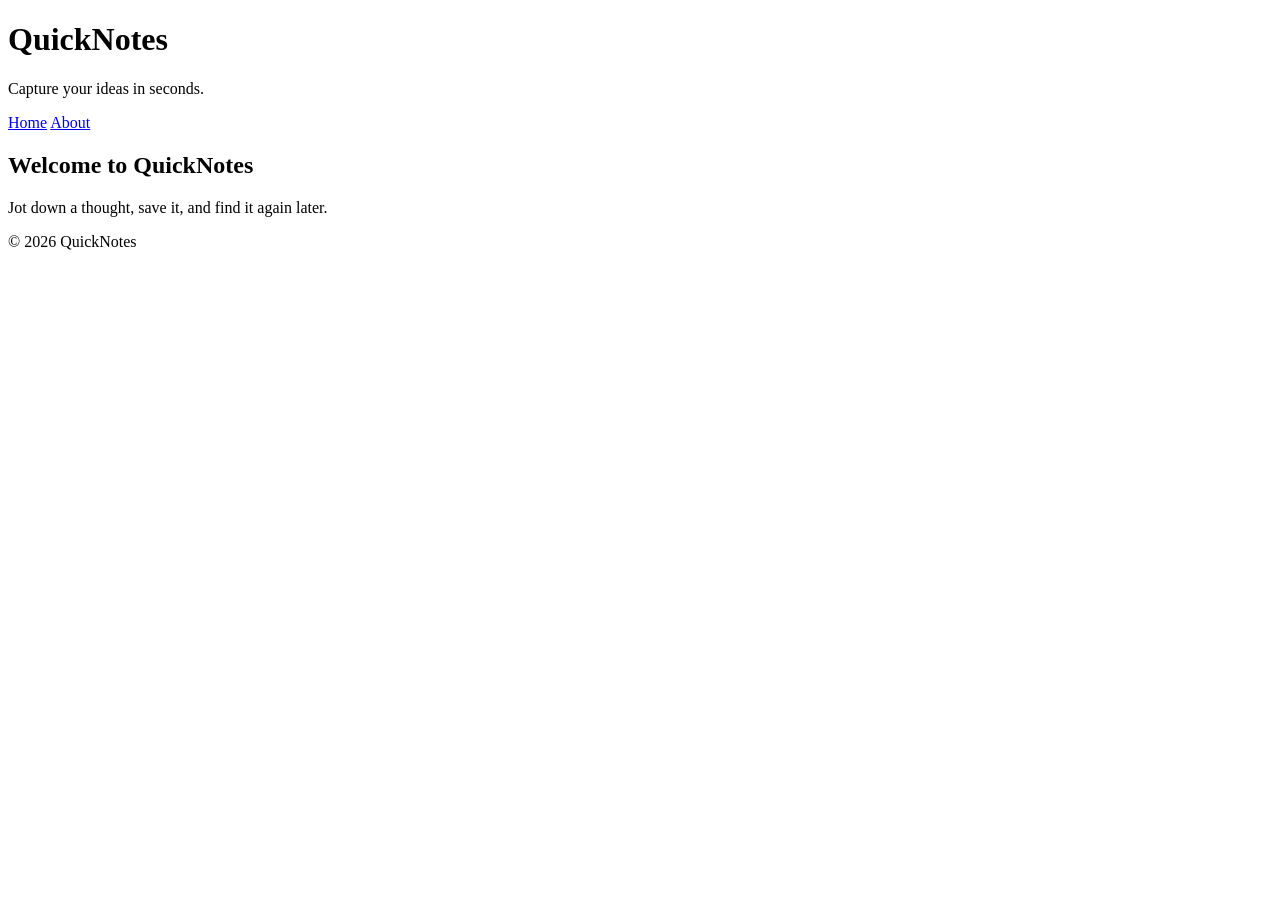
<file: day1/index.html>
<!DOCTYPE html>
<html lang="en">
<head>
  <meta charset="UTF-8">
  <meta name="viewport" content="width=device-width, initial-scale=1.0">
  <title>QuickNotes</title>
</head>
<body>
  <header>
    <h1>QuickNotes</h1>
    <p>Capture your ideas in seconds.</p>
    <nav>
      <a href="index.html">Home</a>
      <a href="about.html">About</a>
    </nav>
  </header>

  <main>
    <h2>Welcome to QuickNotes</h2>
    <p>Jot down a thought, save it, and find it again later.</p>
  </main>

  <footer>
    <p>&copy; 2026 QuickNotes</p>
  </footer>
</body>
</html>
</file>
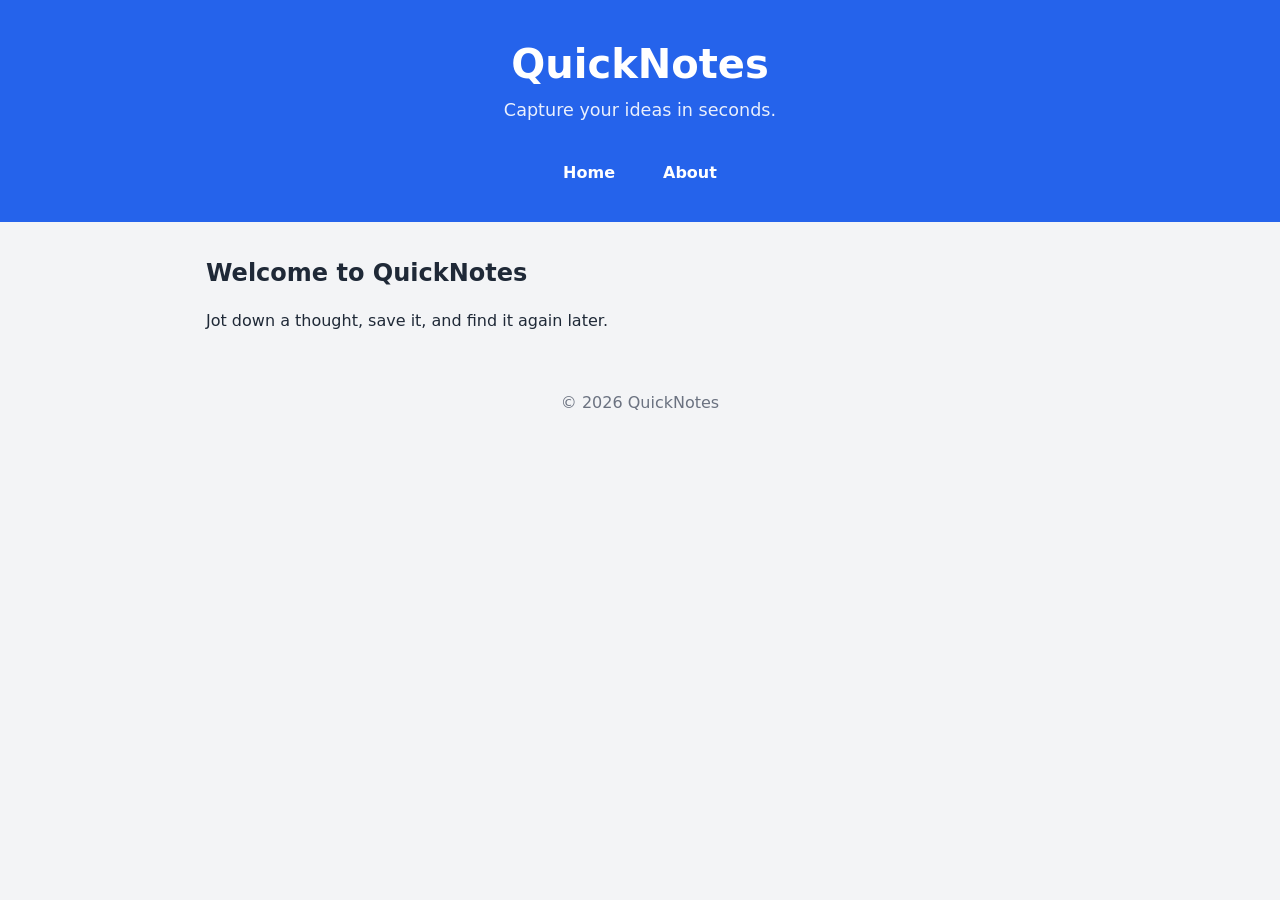
<file: day2/index.html>
<!DOCTYPE html>
<html lang="en">
<head>
  <meta charset="UTF-8">
  <meta name="viewport" content="width=device-width, initial-scale=1.0">
  <title>QuickNotes</title>
  <link rel="stylesheet" href="style.css">
</head>
<body>
  <header>
    <h1>QuickNotes</h1>
    <p>Capture your ideas in seconds.</p>
    <nav>
      <a href="index.html">Home</a>
      <a href="about.html">About</a>
    </nav>
  </header>

  <main>
    <h2>Welcome to QuickNotes</h2>
    <p>Jot down a thought, save it, and find it again later.</p>
  </main>

  <footer>
    <p>&copy; 2026 QuickNotes</p>
  </footer>
</body>
</html>
</file>
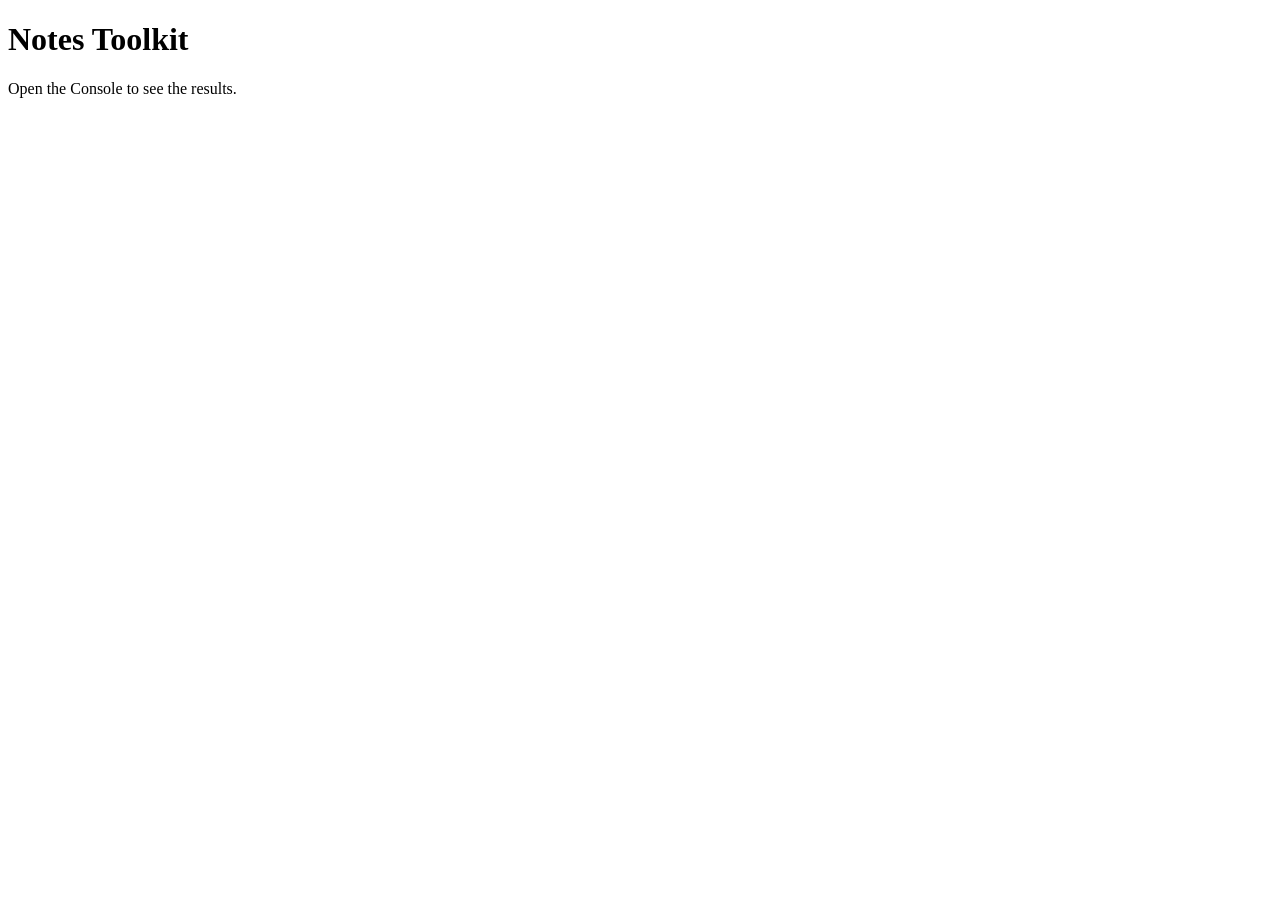
<file: day3/index.html>
<!DOCTYPE html>
<html lang="en">
<head>
  <meta charset="UTF-8">
  <meta name="viewport" content="width=device-width, initial-scale=1.0">
  <title>Notes Toolkit</title>
  <script src="script.js" defer></script>
</head>
<body>
  <h1>Notes Toolkit</h1>
  <p>Open the Console to see the results.</p>
</body>
</html>
</file>
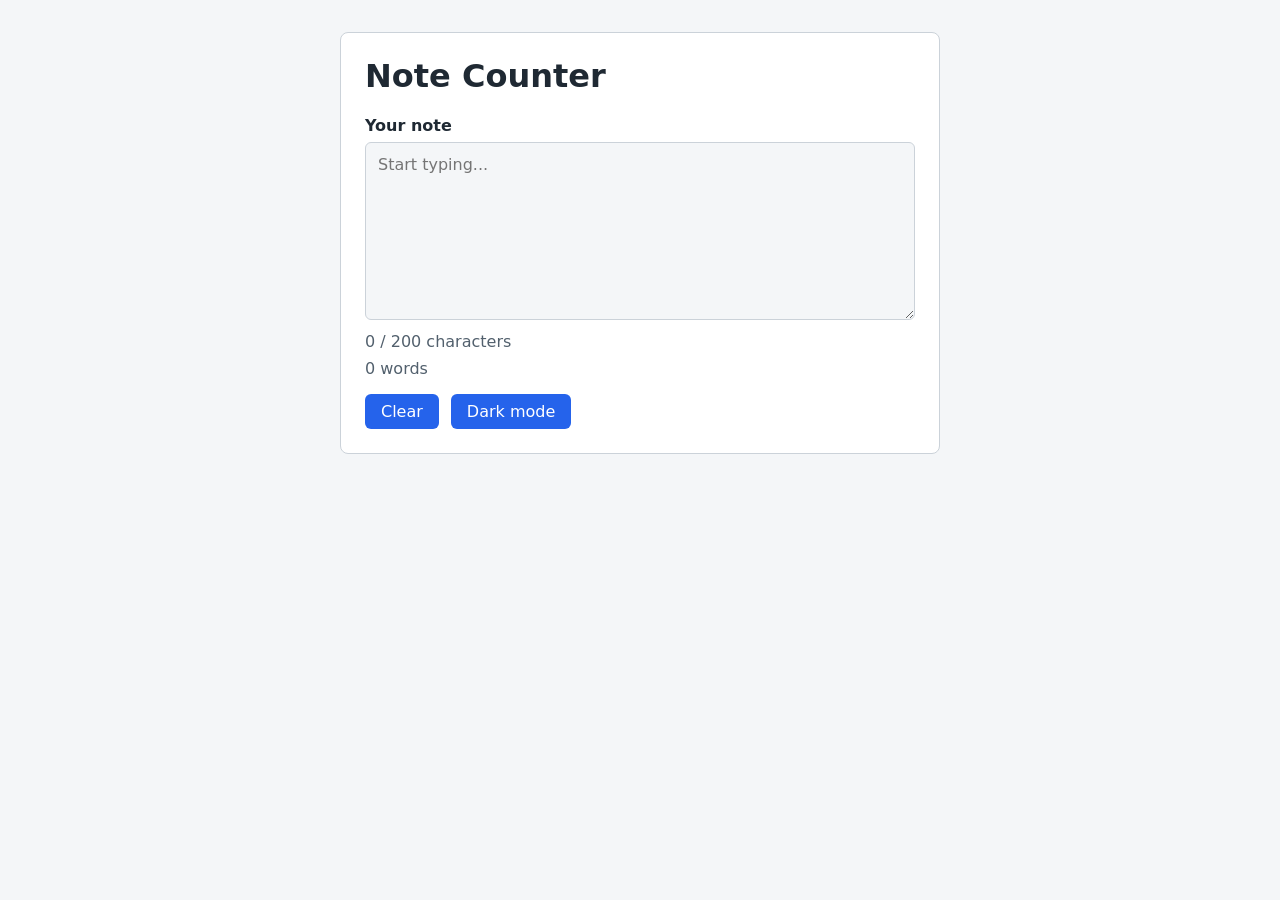
<file: day4/index.html>
<!DOCTYPE html>
<html lang="en">
<head>
  <meta charset="UTF-8">
  <meta name="viewport" content="width=device-width, initial-scale=1.0">
  <title>Note Counter</title>
  <link rel="stylesheet" href="style.css">
  <script src="script.js" defer></script>
</head>
<body>
  <main class="card">
    <h1>Note Counter</h1>

    <label for="note-text">Your note</label>
    <textarea id="note-text" rows="8" placeholder="Start typing..."></textarea>

    <p id="char-count">0 / 200 characters</p>
    <p id="word-count">0 words</p>

    <div class="buttons">
      <button id="clear-btn" type="button">Clear</button>
      <button id="theme-toggle" type="button">Dark mode</button>
    </div>
  </main>
</body>
</html>
</file>
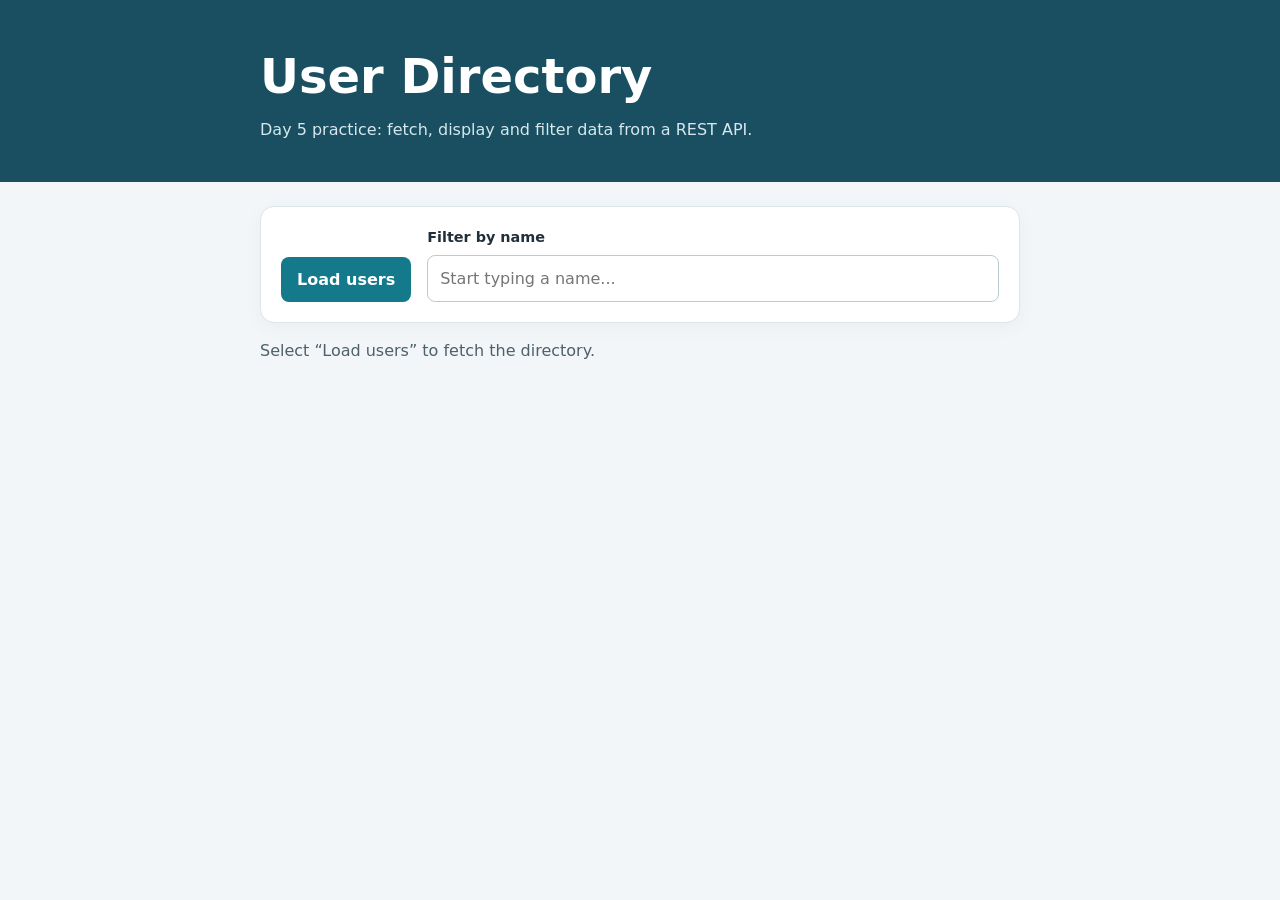
<file: day5/index.html>
<!DOCTYPE html>
<html lang="en">
<head>
  <meta charset="UTF-8">
  <meta name="viewport" content="width=device-width, initial-scale=1.0">
  <meta name="description" content="Load and filter a list of users from a public REST API.">
  <title>Day 5 — User Directory</title>
  <script src="users.js" defer></script>
  <style>
    * { box-sizing: border-box; }
    body { margin: 0; background: #f3f6f8; color: #20303b; font-family: system-ui, -apple-system, "Segoe UI", sans-serif; line-height: 1.5; }
    header { padding: 2.5rem 1.25rem; background: #194f60; color: white; }
    header > div, main { width: min(760px, calc(100% - 2rem)); margin: 0 auto; }
    header p { margin: .4rem 0 0; color: #d6e8ed; }
    h1 { margin: 0; font-size: clamp(2rem, 6vw, 3rem); }
    main { padding: 1.5rem 0 3rem; }
    .controls, .user-card { padding: 1.25rem; border: 1px solid #dce5e9; border-radius: 14px; background: white; box-shadow: 0 5px 18px #173e4d0b; }
    .controls { display: grid; grid-template-columns: auto 1fr; gap: 1rem; align-items: end; }
    label { display: block; margin-bottom: .4rem; font-size: .9rem; font-weight: 700; }
    input { width: 100%; min-height: 44px; padding: .65rem .75rem; border: 1px solid #bacbd2; border-radius: 8px; font: inherit; }
    input:focus { outline: 3px solid #b7e2e9; border-color: #24798c; }
    button { min-height: 44px; padding: .65rem 1rem; border: 0; border-radius: 8px; background: #14798a; color: white; cursor: pointer; font: inherit; font-weight: 700; }
    button:hover:not(:disabled) { background: #105f6c; }
    button:disabled { cursor: wait; opacity: .65; }
    #status { min-height: 1.5rem; margin: 1rem 0; color: #4e606a; }
    #status.error { color: #b42336; }
    #users-list { display: grid; gap: .85rem; margin: 0; padding: 0; list-style: none; }
    .user-card h2 { margin: 0 0 .45rem; font-size: 1.15rem; }
    .user-card p { margin: .25rem 0; overflow-wrap: anywhere; }
    .user-card strong { color: #415762; }
    @media (max-width: 600px) { .controls { grid-template-columns: 1fr; } button { width: 100%; } }
  </style>
</head>
<body>
  <header>
    <div>
      <h1>User Directory</h1>
      <p>Day 5 practice: fetch, display and filter data from a REST API.</p>
    </div>
  </header>
  <main>
    <section class="controls" aria-label="User controls">
      <button id="load-users" type="button">Load users</button>
      <div>
        <label for="filter-input">Filter by name</label>
        <input id="filter-input" type="search" placeholder="Start typing a name..." autocomplete="off">
      </div>
    </section>
    <p id="status" role="status" aria-live="polite">Select “Load users” to fetch the directory.</p>
    <ul id="users-list" aria-label="Users"></ul>
  </main>
</body>
</html>
</file>
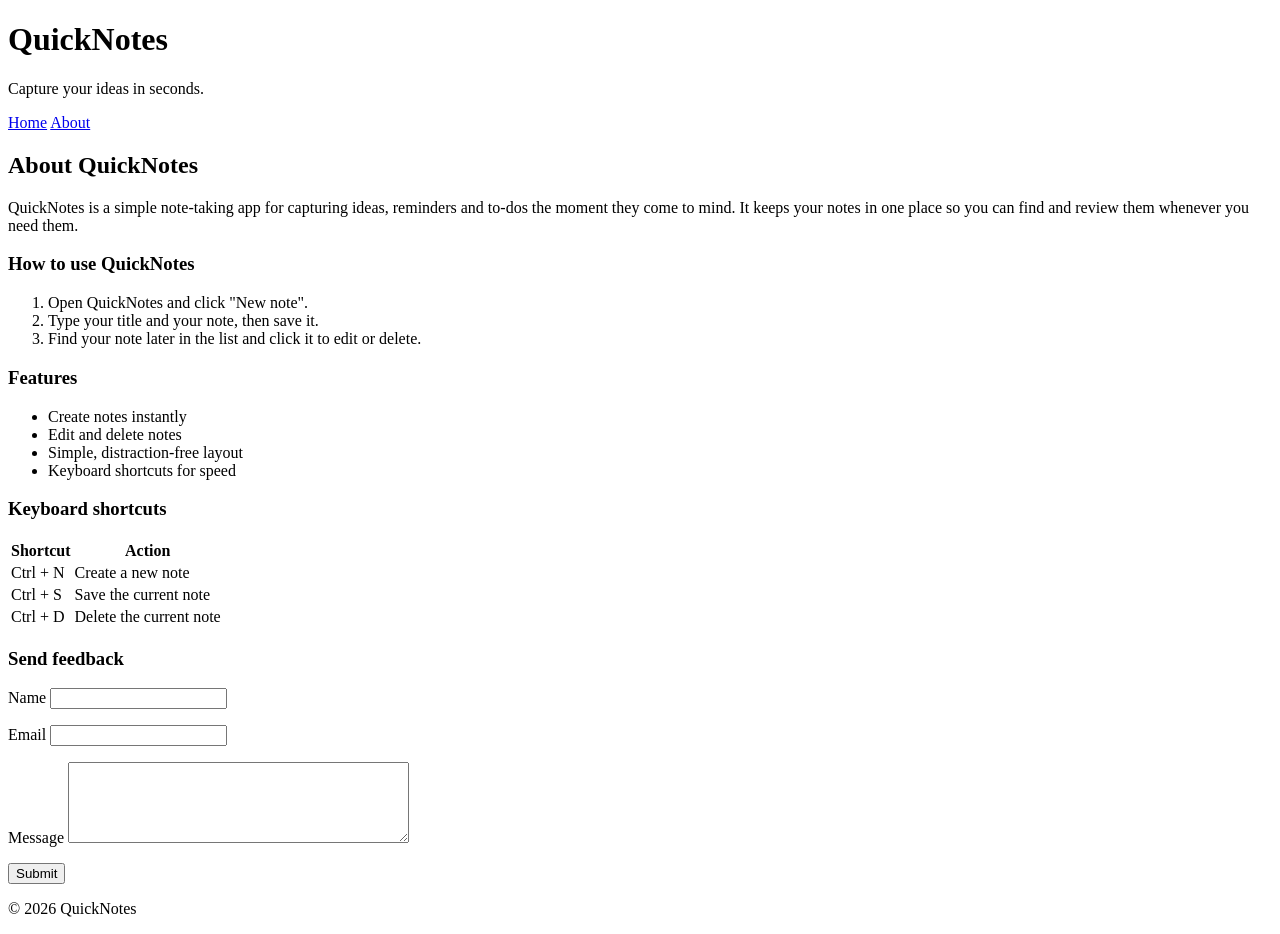
<file: day1/about.html>
<!DOCTYPE html>
<html lang="en">
<head>
  <meta charset="UTF-8">
  <meta name="viewport" content="width=device-width, initial-scale=1.0">
  <title>About QuickNotes</title>
</head>
<body>
  <header>
    <h1>QuickNotes</h1>
    <p>Capture your ideas in seconds.</p>
    <nav>
      <a href="index.html">Home</a>
      <a href="about.html">About</a>
    </nav>
  </header>

  <main>
    <h2>About QuickNotes</h2>
    <p>QuickNotes is a simple note-taking app for capturing ideas, reminders and to-dos the moment they come to mind. It keeps your notes in one place so you can find and review them whenever you need them.</p>

    <section>
      <h3>How to use QuickNotes</h3>
      <ol>
        <li>Open QuickNotes and click "New note".</li>
        <li>Type your title and your note, then save it.</li>
        <li>Find your note later in the list and click it to edit or delete.</li>
      </ol>
    </section>

    <section>
      <h3>Features</h3>
      <ul>
        <li>Create notes instantly</li>
        <li>Edit and delete notes</li>
        <li>Simple, distraction-free layout</li>
        <li>Keyboard shortcuts for speed</li>
      </ul>
    </section>

    <section>
      <h3>Keyboard shortcuts</h3>
      <table>
        <thead>
          <tr>
            <th>Shortcut</th>
            <th>Action</th>
          </tr>
        </thead>
        <tbody>
          <tr>
            <td>Ctrl + N</td>
            <td>Create a new note</td>
          </tr>
          <tr>
            <td>Ctrl + S</td>
            <td>Save the current note</td>
          </tr>
          <tr>
            <td>Ctrl + D</td>
            <td>Delete the current note</td>
          </tr>
        </tbody>
      </table>
    </section>

    <section>
      <h3>Send feedback</h3>
      <form action="#" method="post">
        <p>
          <label for="name">Name</label>
          <input type="text" id="name" name="name" required>
        </p>
        <p>
          <label for="email">Email</label>
          <input type="email" id="email" name="email" required>
        </p>
        <p>
          <label for="message">Message</label>
          <textarea id="message" name="message" rows="5" cols="40" required></textarea>
        </p>
        <button type="submit">Submit</button>
      </form>
    </section>
  </main>

  <footer>
    <p>&copy; 2026 QuickNotes</p>
  </footer>
</body>
</html>
</file>
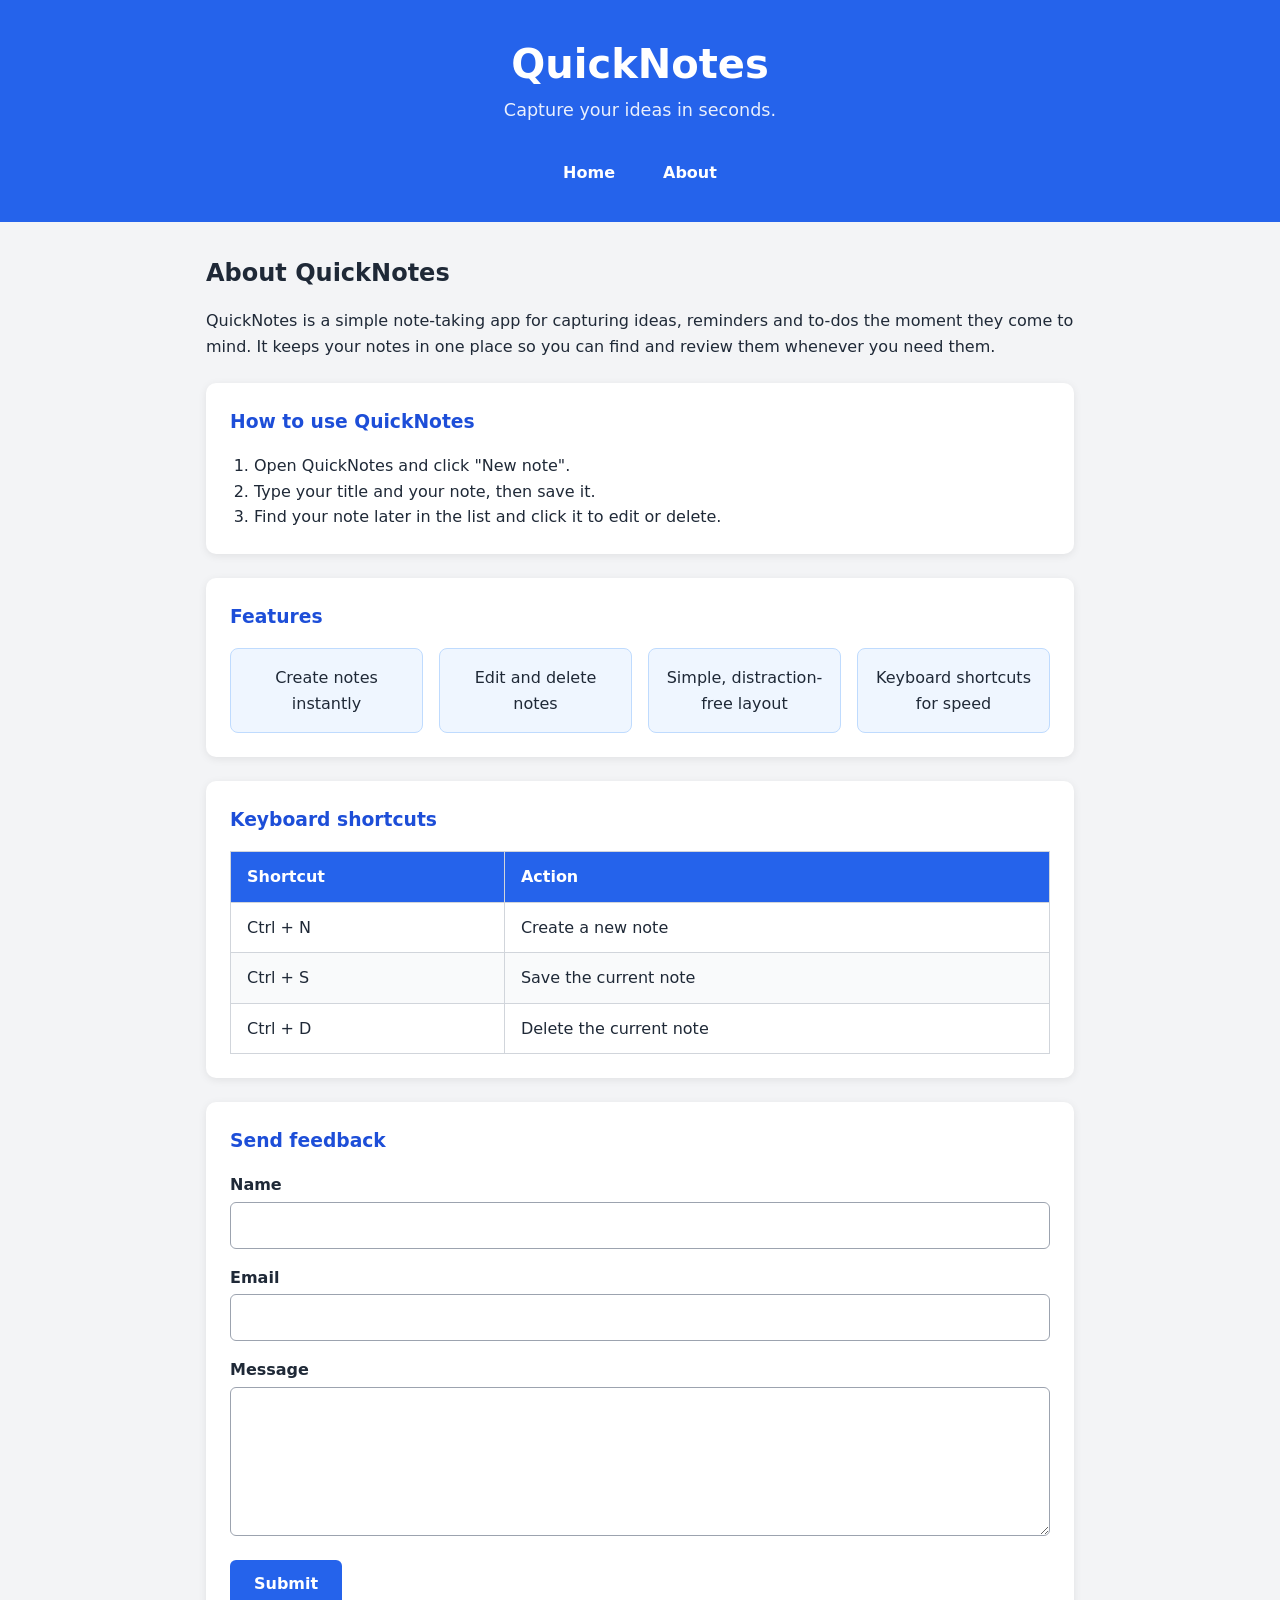
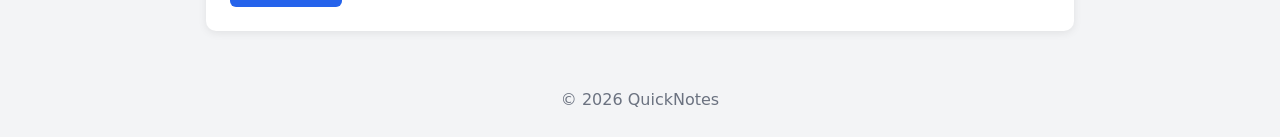
<file: day2/about.html>
<!DOCTYPE html>
<html lang="en">
<head>
  <meta charset="UTF-8">
  <meta name="viewport" content="width=device-width, initial-scale=1.0">
  <title>About QuickNotes</title>
  <link rel="stylesheet" href="style.css">
</head>
<body>
  <header>
    <h1>QuickNotes</h1>
    <p>Capture your ideas in seconds.</p>
    <nav>
      <a href="index.html">Home</a>
      <a href="about.html">About</a>
    </nav>
  </header>

  <main>
    <h2>About QuickNotes</h2>
    <p>QuickNotes is a simple note-taking app for capturing ideas, reminders and to-dos the moment they come to mind. It keeps your notes in one place so you can find and review them whenever you need them.</p>

    <section>
      <h3>How to use QuickNotes</h3>
      <ol>
        <li>Open QuickNotes and click "New note".</li>
        <li>Type your title and your note, then save it.</li>
        <li>Find your note later in the list and click it to edit or delete.</li>
      </ol>
    </section>

    <section>
      <h3>Features</h3>
      <ul class="features">
        <li>Create notes instantly</li>
        <li>Edit and delete notes</li>
        <li>Simple, distraction-free layout</li>
        <li>Keyboard shortcuts for speed</li>
      </ul>
    </section>

    <section>
      <h3>Keyboard shortcuts</h3>
      <table>
        <thead>
          <tr>
            <th>Shortcut</th>
            <th>Action</th>
          </tr>
        </thead>
        <tbody>
          <tr>
            <td>Ctrl + N</td>
            <td>Create a new note</td>
          </tr>
          <tr>
            <td>Ctrl + S</td>
            <td>Save the current note</td>
          </tr>
          <tr>
            <td>Ctrl + D</td>
            <td>Delete the current note</td>
          </tr>
        </tbody>
      </table>
    </section>

    <section>
      <h3>Send feedback</h3>
      <form action="#" method="post">
        <p>
          <label for="name">Name</label>
          <input type="text" id="name" name="name" required>
        </p>
        <p>
          <label for="email">Email</label>
          <input type="email" id="email" name="email" required>
        </p>
        <p>
          <label for="message">Message</label>
          <textarea id="message" name="message" rows="5" cols="40" required></textarea>
        </p>
        <button type="submit">Submit</button>
      </form>
    </section>
  </main>

  <footer>
    <p>&copy; 2026 QuickNotes</p>
  </footer>
</body>
</html>
</file>
<file: day2/style.css>
/* Reset and base */
*,
*::before,
*::after {
  box-sizing: border-box;
  margin: 0;
  padding: 0;
}

body {
  font-family: system-ui, -apple-system, "Segoe UI", Roboto, Arial, sans-serif;
  line-height: 1.6;
  color: #1f2937;
  background-color: #f3f4f6;
}

/* Header */
header {
  background-color: #2563eb;
  color: #ffffff;
  text-align: center;
  padding: 2rem 1rem 1rem;
}

header h1 {
  font-size: 2.5rem;
}

header p {
  font-size: 1.1rem;
  opacity: 0.9;
  margin-bottom: 1rem;
}

/* Navigation */
nav {
  display: flex;
  justify-content: center;
  gap: 16px;
  padding: 0.75rem 0;
}

nav a {
  color: #ffffff;
  text-decoration: none;
  font-weight: 600;
  padding: 0.5rem 1rem;
  border-radius: 6px;
  transition: background-color 0.3s ease, transform 0.3s ease;
}

nav a:hover,
nav a:focus {
  background-color: rgba(255, 255, 255, 0.25);
  transform: translateY(-2px);
}

/* Main and sections */
main {
  max-width: 900px;
  margin: 2rem auto;
  padding: 0 1rem;
}

main > h2 {
  margin-bottom: 1rem;
}

main > p {
  margin-bottom: 1.5rem;
}

section {
  background-color: #ffffff;
  border-radius: 10px;
  padding: 1.5rem;
  margin-bottom: 1.5rem;
  box-shadow: 0 2px 8px rgba(0, 0, 0, 0.08);
}

section h3 {
  margin-bottom: 1rem;
  color: #1d4ed8;
}

ol {
  padding-left: 1.5rem;
}

/* Features as a grid of cards */
.features {
  list-style: none;
  display: grid;
  grid-template-columns: repeat(auto-fit, minmax(180px, 1fr));
  gap: 1rem;
}

.features li {
  background-color: #eff6ff;
  border: 1px solid #bfdbfe;
  border-radius: 8px;
  padding: 1rem;
  text-align: center;
}

/* Table */
table {
  width: 100%;
  border-collapse: collapse;
}

th,
td {
  padding: 0.75rem 1rem;
  text-align: left;
  border: 1px solid #d1d5db;
}

th {
  background-color: #2563eb;
  color: #ffffff;
}

tbody tr:nth-child(even) {
  background-color: #f9fafb;
}

/* Form */
form p {
  margin-bottom: 1rem;
}

label {
  display: block;
  font-weight: 600;
  margin-bottom: 0.25rem;
}

input[type="text"],
input[type="email"],
textarea {
  width: 100%;
  padding: 0.6rem 0.75rem;
  font: inherit;
  border: 1px solid #9ca3af;
  border-radius: 6px;
}

input[type="text"]:focus,
input[type="email"]:focus,
textarea:focus {
  outline: 2px solid #2563eb;
  border-color: #2563eb;
}

button {
  background-color: #2563eb;
  color: #ffffff;
  font: inherit;
  font-weight: 600;
  padding: 0.7rem 1.5rem;
  border: none;
  border-radius: 6px;
  cursor: pointer;
  transition: background-color 0.3s ease, transform 0.3s ease;
}

button:hover,
button:focus {
  background-color: #1d4ed8;
  transform: translateY(-2px);
}

/* Footer */
footer {
  text-align: center;
  padding: 1.5rem 1rem;
  color: #6b7280;
}

/* Small screens */
@media (max-width: 600px) {
  header {
    padding: 1rem 0.75rem 0.5rem;
  }

  header h1 {
    font-size: 1.6rem;
  }

  header p {
    font-size: 0.95rem;
  }

  nav a {
    padding: 0.4rem 0.75rem;
  }

  section {
    padding: 1rem;
  }
}
</file>
<file: day4/style.css>
:root {
  --bg: #f4f6f8;
  --card-bg: #ffffff;
  --text: #1f2933;
  --muted: #52606d;
  --border: #cbd2d9;
  --button-bg: #2563eb;
  --button-text: #ffffff;
}

body.dark {
  --bg: #121820;
  --card-bg: #1c2530;
  --text: #e4e7eb;
  --muted: #9aa5b1;
  --border: #3e4c59;
  --button-bg: #60a5fa;
  --button-text: #0b1220;
}

* {
  box-sizing: border-box;
}

body {
  margin: 0;
  padding: 2rem 1rem;
  font-family: system-ui, -apple-system, "Segoe UI", Roboto, sans-serif;
  background: var(--bg);
  color: var(--text);
  transition: background 0.2s, color 0.2s;
}

.card {
  max-width: 600px;
  margin: 0 auto;
  padding: 1.5rem;
  background: var(--card-bg);
  border: 1px solid var(--border);
  border-radius: 8px;
}

h1 {
  margin-top: 0;
}

label {
  display: block;
  margin-bottom: 0.4rem;
  font-weight: 600;
}

textarea {
  width: 100%;
  padding: 0.75rem;
  font: inherit;
  color: var(--text);
  background: var(--bg);
  border: 1px solid var(--border);
  border-radius: 6px;
  resize: vertical;
}

#char-count,
#word-count {
  margin: 0.5rem 0 0;
  color: var(--muted);
}

.buttons {
  display: flex;
  gap: 0.75rem;
  margin-top: 1rem;
}

button {
  padding: 0.5rem 1rem;
  font: inherit;
  color: var(--button-text);
  background: var(--button-bg);
  border: none;
  border-radius: 6px;
  cursor: pointer;
}

button:hover {
  opacity: 0.9;
}

/* Character counter states (.over comes last so it wins above 200) */
.warning {
  color: orange;
}

.over {
  color: red;
  font-weight: bold;
}
</file>
